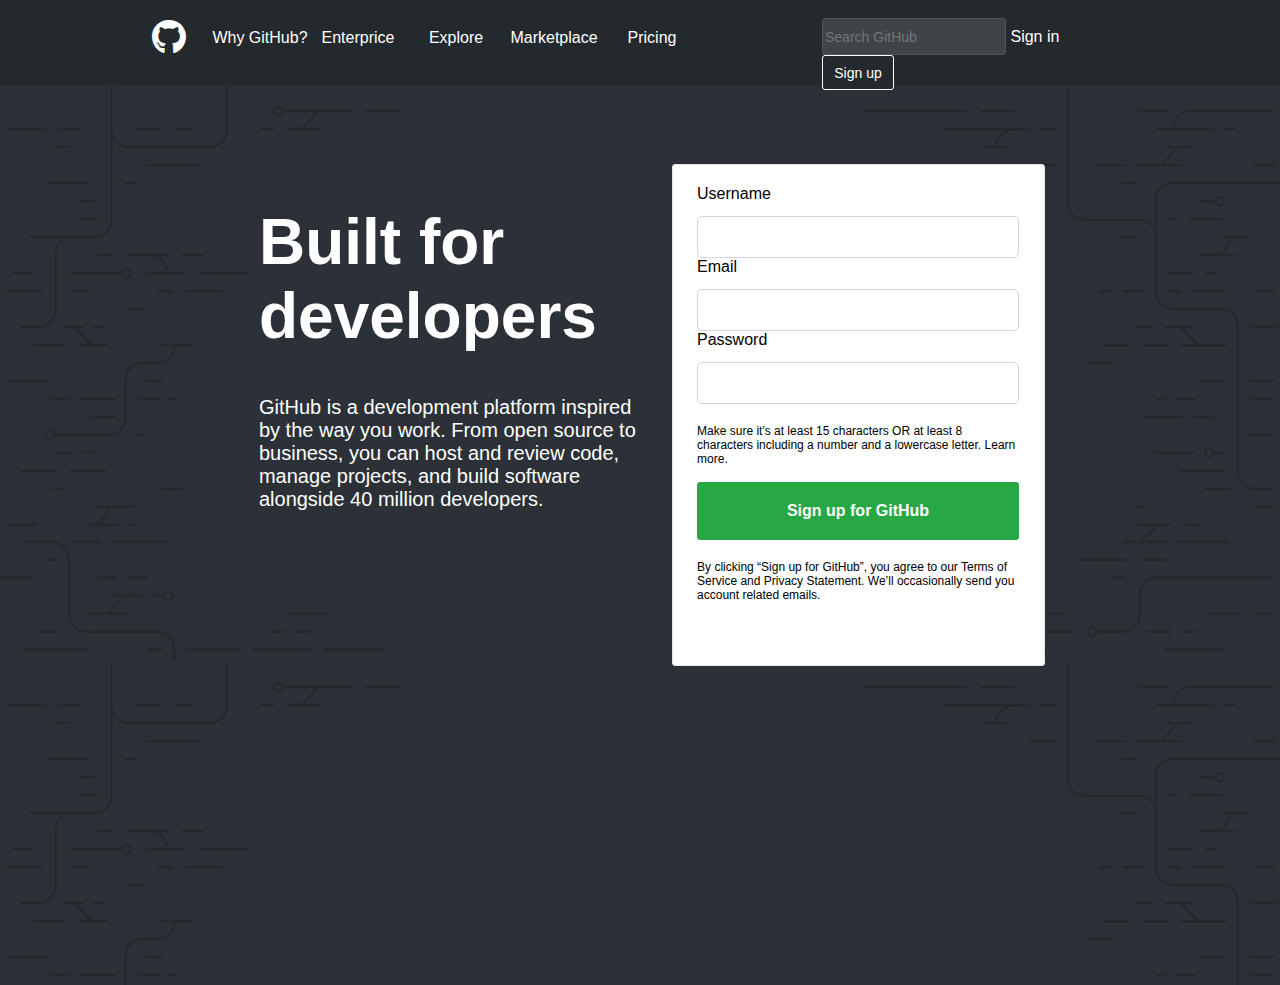
<file: github/index.html>
<!DOCTYPE html>
<html>
<head>
	<title>	The world’s leading software development platform · GitHub</title>
		  <link href="css/all.css" rel="stylesheet"> <!--load all styles -->
		  	<link rel="stylesheet" type="text/css" href="style.css">
</head>
<body>
	<nav>
		<div class="menu">
			<div id="logo">
					<i class="fab fa-github"></i>
				
			</div>
			<div id="dropdown">
			<ul class="mainul">
				
					
				<li>
					<a href="#">
						Why GitHub?
					</a>
					<ul>
						
							
								<li>Features→</li>
								<li>Code review</li>
								<li>Project man</li>
								<li>Integration</li>
								<li>Actions</li>
								<li>Package</li>
								<li>Securit</li>
						
					</ul>
				</li>
				<li>
					<a href="#"> Enterprice</a>
				</li>
				<li> 
					<a href="#">Explore</a>
					<ul>
						
							<li>Explore GitHub→</li>
							<li>Learn & contribute</li>
							<li>Topics</li>
							<li>Collections</li>
							<li>Trending</li>
							<li>Learning Lab</li>
							<li>Open source guides</li>
							<li>Connect with others</li>
							<li>Events</li>
							<li>Community forum</li>
							<li>GitHub Education</li>
						
					</ul>
				</li>
				<li>
					<a href="#">Marketplace</a>
				</li>
				<li>
					<a href="#">Pricing</a>
				</li>
			</ul>
		</div>
		<div class="poisk">
			<form>
				<input type="text" name="" placeholder="Search GitHub">
				<a href="#">Sign in</a>
				<button>Sign up</button>
			</form>
		</div>
		</div>
	</nav>
	<section class="middle">
		<div class="container">
			<div id="right">
				<h1>Built for developers</h1>
				<p>GitHub is a development platform inspired by the way you work. From open source to business, you can host and review code, manage projects, and build software alongside 40 million developers.</p>
			</div>
			<div id="left">
				<form>
					<label>Username</label>
					<br>
					<input type="text" name="">
					<br>
					<label>Email</label>
					<br>
					<input type="Email" name="">
					<br>
					<label>Password</label>
					<br>
					<input type="Password" name="">
					<br>
					<p>Make sure it's at least 15 characters OR at least 8 characters including a number and a lowercase letter. Learn more.</p>
					<button>Sign up for GitHub</button>
					<p>By clicking “Sign up for GitHub”, you agree to our Terms of Service and Privacy Statement. We’ll occasionally send you account related emails.</p>
				</form>
			</div>
		</div>
	</section>
</body>
</html>
</file>
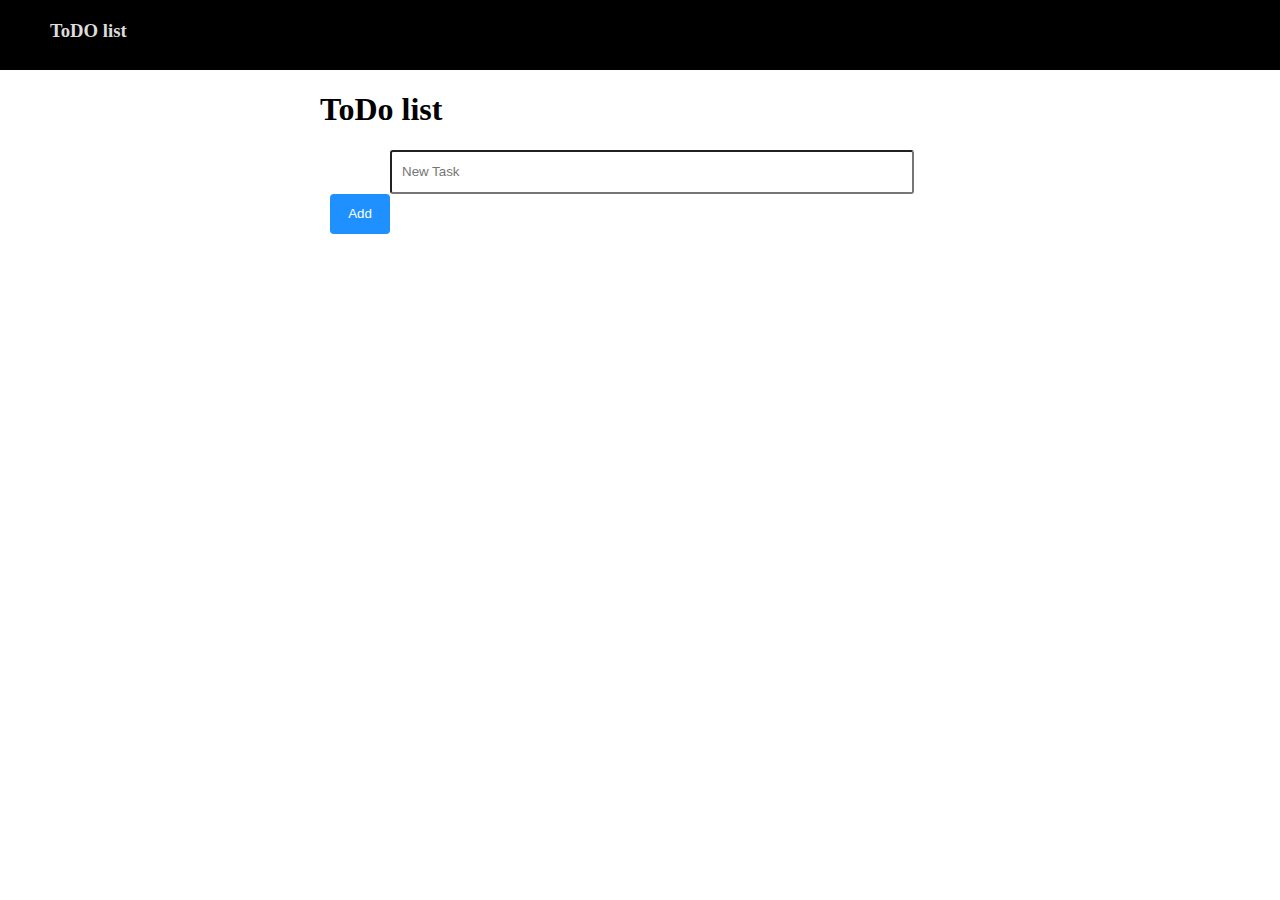
<file: todolist/index.html>
<!DOCTYPE html>
<html lang="en">
<head>
    <meta charset="UTF-8">
    <meta name="viewport" content="width=device-width, initial-scale=1.0">
    <meta http-equiv="X-UA-Compatible" content="ie=edge">
    <link rel="stylesheet" href="all.css">
    <link rel="stylesheet" href="style.css">
    <title>Todo list</title>
</head>
<body>
    <header>
        <h3> ToDO list</h3>
    </header>
    <div class="container">
        <h1>ToDo list</h1>
        <input type="text" id="in" placeholder="New Task">
        
        <button id="add">Add</button>
        <div id="list">
            <ul id="myUl">
                
            </ul>
        </div>
    </div>
    <script src="main.js"></script>
</body>
</html>
</file>
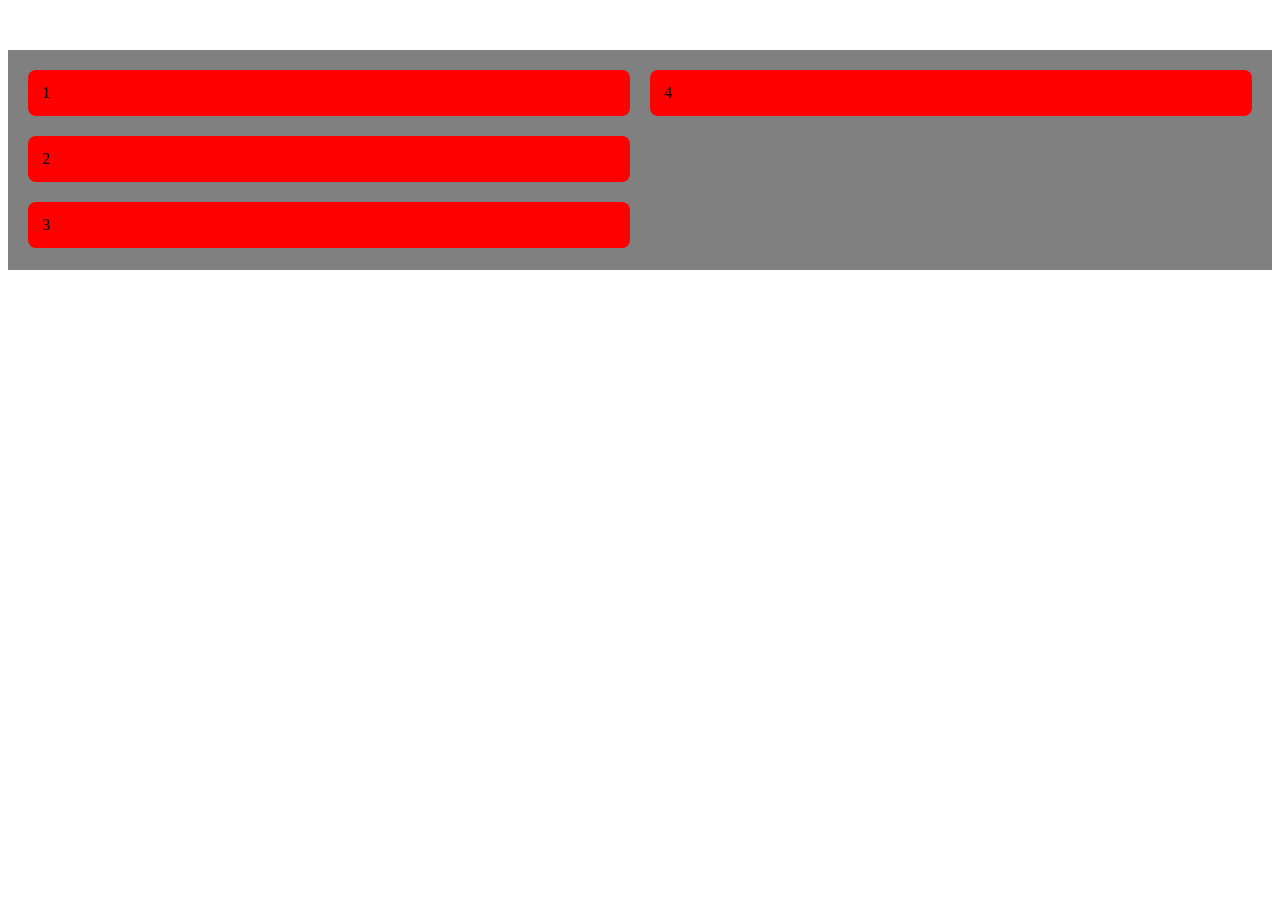
<file: twitter/s.html>
<!DOCTYPE html>
<html>
<head>
	<title>	</title>
	<link rel="stylesheet" type="text/css" href="test.css">
</head>
<body>
	<div class="container">
		<div class="item">
			1
		</div>
		<div class="item">
			2
		</div>
		<div class="item">
			3
		</div>
		<div class="item">
			4
		</div>
	</div>


</body>
</html>
</file>
<file: github/style.css>
body{
	margin:0;
	padding: 0;
	font-family: -apple-system,BlinkMacSystemFont,Segoe UI,Helvetica,Arial,sans-serif,Apple Color Emoji,Segoe UI Emoji;
}
.menu{
	width: 100%;
	height: 69px;
	margin:auto;
	padding-top: 8px!important;
    padding-bottom: 8px!important;
	background-color: #24292e;
	color: white;
}
#logo{
	width: 40px;
	height: 40px;
	float: left;
	margin-left: 152px;
	font-size: 35px;
	margin-right: 30px;
	margin-top: 10px;
}
.mainul{
	margin-left: 10px;
	margin:10px;
}
#dropdown{
	width: 60%;
}
ul{
	margin: 0;
	padding: 0;
	list-style: none;
}

ul li{
	margin-left: -22px;		
	float: left;
	width: 120px;
	height: 30px;
	line-height: 40px;
	text-align: center;
}
ul li a{
	text-decoration: none;
	color: white;
	display: block;
}

ul li a:hover{
	color: hsla(0,0%,100%,.75);
}

ul li ul li{
	display: none;
}

ul li:hover ul li{
	display: block;
	    background-color: white;
	    color: black;
	    width: 300px;
    border: 0;
    box-shadow: 1 3px 12px rgba(27,31,35,.15), 0 0 1px rgba(27,31,35,.2);


}
.dropmenu{
	width: 300px;
    border: 0;
    box-shadow: 0 3px 12px rgba(27,31,35,.15), 0 0 1px rgba(27,31,35,.2);
    background-color: white;
}
.middle{
	height: 900px;
	background:url(simple-codelines.svg),#2b3137 ;
}

.poisk{
	float: right;
	width: 316px;
	margin-right: 142px;
}

.poisk input{
	border-radius: 3px;
	height: 19px;
	width: 178px;
	padding-bottom: 8px;
	padding-top: 8px;
	font-size: 14px;
	background:#3f4448;
	border: 1px solid #4e555e
}

.poisk a{
		color: white;
		text-decoration: none;
		margin-right: 6px;
}

.poisk button{
	height: 35px;
	width: 72px;
	color: white;
	font-style: 15px;
	padding: 3px;
	border-radius: 3px;
	font-size: 14px;
 	background-color: #24292e;
 	border:1px solid white;
}

.container{
	display: flex;
	width: 80%;
	margin: auto;
	justify-content: center;
}

#right{
	align-self: flex-start;
	width: 38%;
	padding-left: 24px;
	padding-right: 24px;
	color: white;
}
.container h1{
	margin-top: 115px;
	font-size: 64px;
}
#right p{
	font-size: 20px;
    font-weight: 400;

}

#left{
	margin-top: 74px;
    border: 1px solid #e6e6e6;
    border-radius: 1px;
	align-self: flex-end;
	height: 500px;
	display: block;
	color: black;
	width: 323px;
	padding-left: 24px;
	padding-right: 24px;
	background-color: white;
	border-radius: 3px;
}
#left form{
	margin-top: 20px;
	display: block;
}
#left input{
	width: 300px;
	height: 20px;
	border-radius: 5px;
	padding: 10px;
    font-size: 16px;
    border-radius: 5px;
	border: 1px solid #d1d5da;
	margin-top: 13px;
}

#left p{
	margin-top: 20px;
    margin-bottom: 0;
    font-size: 12px;
}

#left button{
	    color: white;
    background-color: #28a745;
    border-color: #28a745;
    padding: 20px 32px;
    border-radius: 3px;
    width: 322px;
    border: 1px;
    font-size: 16px;
    font-weight: 700;
    margin-top: 16px;
}
</file>
<file: todolist/style.css>
body{
    margin: 0px;
    padding: 0px;
}
header{
    background-color: black;
    color: gainsboro;
    height: 50px;
    text-align: left;
    padding: 10px;
}
h3{
    margin-left: 40px;
    margin-top: 10px;
    margin-bottom: 10px;
}
 .container{
     width: 50%;
     margin:0 auto;
    
 }
#in{
    margin-left: 70px;
    padding: 10px;
    width: 500px;
    border-radius: 3px;
    height: 20px;
}
#add{
    height: 40px;
    width: 60px;
    border:1px;
    margin-left: 10px;
    border-radius: 4px;
    background-color: dodgerblue;
    color: white;
}

ul li{
    position: relative;
    padding: 12px 8px 12px 40px;
    font-size: 18px;
    border: 1px solid;
    -webkit-user-select: none;
    user-select: none;
    list-style: none;
}

.container2 {
    display: block;
    position: relative;
    padding-left: 35px;
    margin-bottom: 12px;
    cursor: pointer;
    font-size: 22px;
   
  }
.container2 input {
    position: absolute;
    opacity: 0;
    cursor: pointer;
    height: 0;
    width: 0;
  }
.checkmark {
    position: absolute;
    top: 0;
    left: 0;
    height: 25px;
    width: 25px;
    background-color: #eee;
  }
  .container2:hover input ~ .checkmark {
    background-color: #ccc;
  }
  .container2 input:checked ~ .checkmark {
    background-color: #2196F3;
  }
  /* Create the checkmark/indicator (hidden when not checked) */
.checkmark:after {
    content: "";
    position: absolute;
    display: none;
  }
  /* Show the checkmark when checked */
.container2 input:checked ~ .checkmark:after {
    display: block;
  }
  
  /* Style the checkmark/indicator */
  .container2 .checkmark:after {
    left: 9px;
    top: 5px;
    width: 5px;
    height: 10px;
    border: solid white;
    border-width: 0 3px 3px 0;
    -webkit-transform: rotate(45deg);
    -ms-transform: rotate(45deg);
    transform: rotate(45deg);
  }
 
.close{
    text-align: left;
}
.btn{
    color: red;
    border:0;
    background: white;
    font-size: large;
}
</file>
<file: twitter/test.css>
.container{
	background-color: grey;
	display: flex;
	padding: 10px;
	margin:50px auto;
		height: 200px;
	flex-direction: column;
	flex-wrap: wrap;
}

.item{
	margin:10px;
	padding: 14px;
	background-color: red;
	border-radius: 8px;
}
</file>
